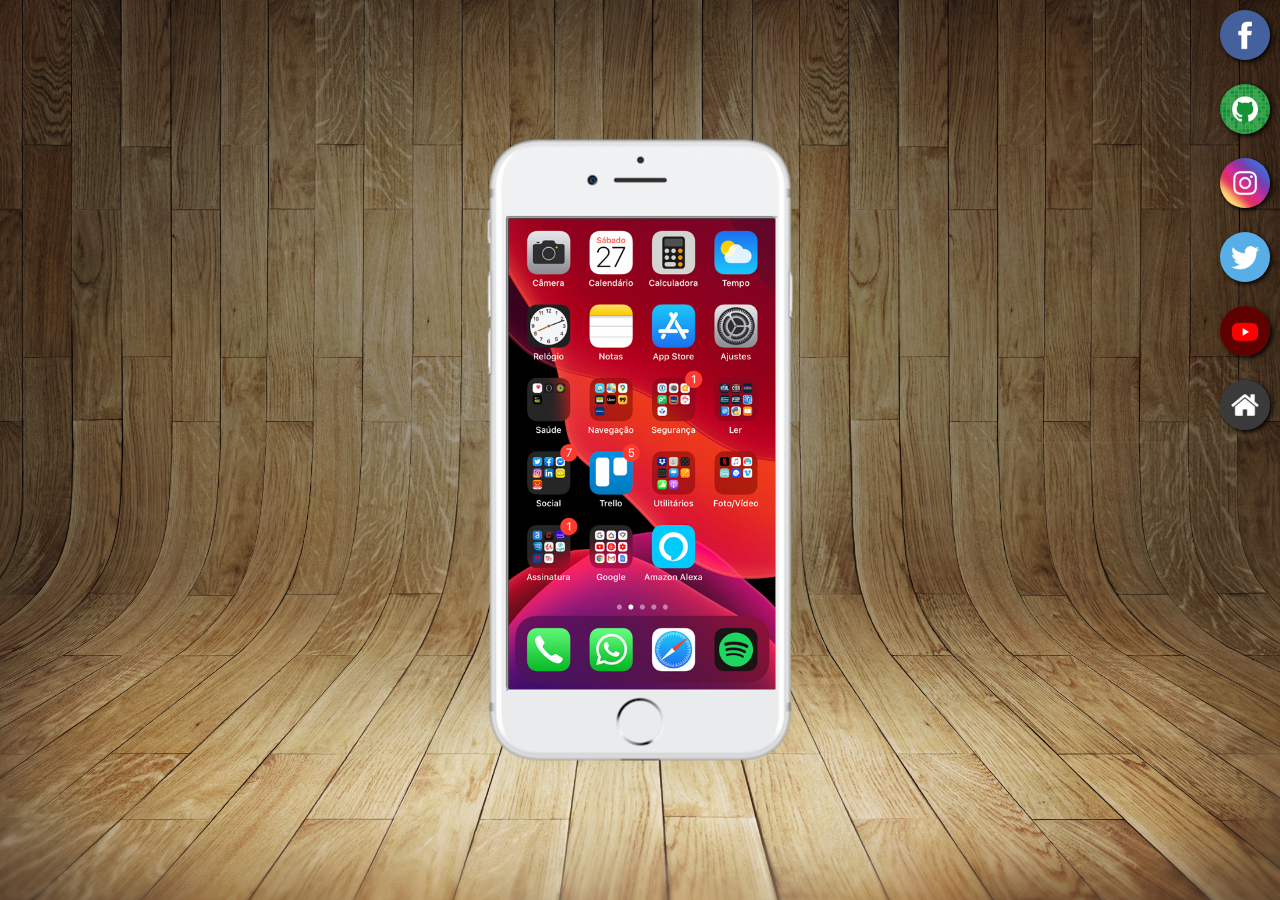
<file: index.html>
<!DOCTYPE html>
<html lang="pt-br">
<head>
    <meta charset="UTF-8">
    <meta name="viewport" content="width=device-width, initial-scale=1.0">
    <title>projeto redes sociais </title>
    <link rel="shortcut icon" href="favicon.ico" type="image/x-icon">
    <link rel="stylesheet" href="estilos/style.css">
</head>
<body>
<main>
    <section id="telefone">
        <iframe src="home.html" name="tela" id="tela"></iframe>
    </section >

    <section id="logo">
       <a href="a" target="tela"><img src="imagens/logo-facebook.jpg" alt="face" ></a> <br>
       <a href="github.html"target="tela"><img src="imagens/logo-github.jpg" alt="git"></a> <br>
       <a href="a"target="tela"><img src="imagens/logo-instagram.jpg" alt="insta"></a> <br>
       <a href="a"target="tela"><img src="imagens/logo-twitter.jpg" alt="tweet"></a> <br>
       <a href="youtube.html"target="tela"><img src="imagens/logo-youtube.jpg" alt="tube"></a> <br>
       <a href="a"target="tela"><img src="imagens/logo-home.jpg" alt="home"></a>
    </section>
</main>
</body>
</html>
</file>
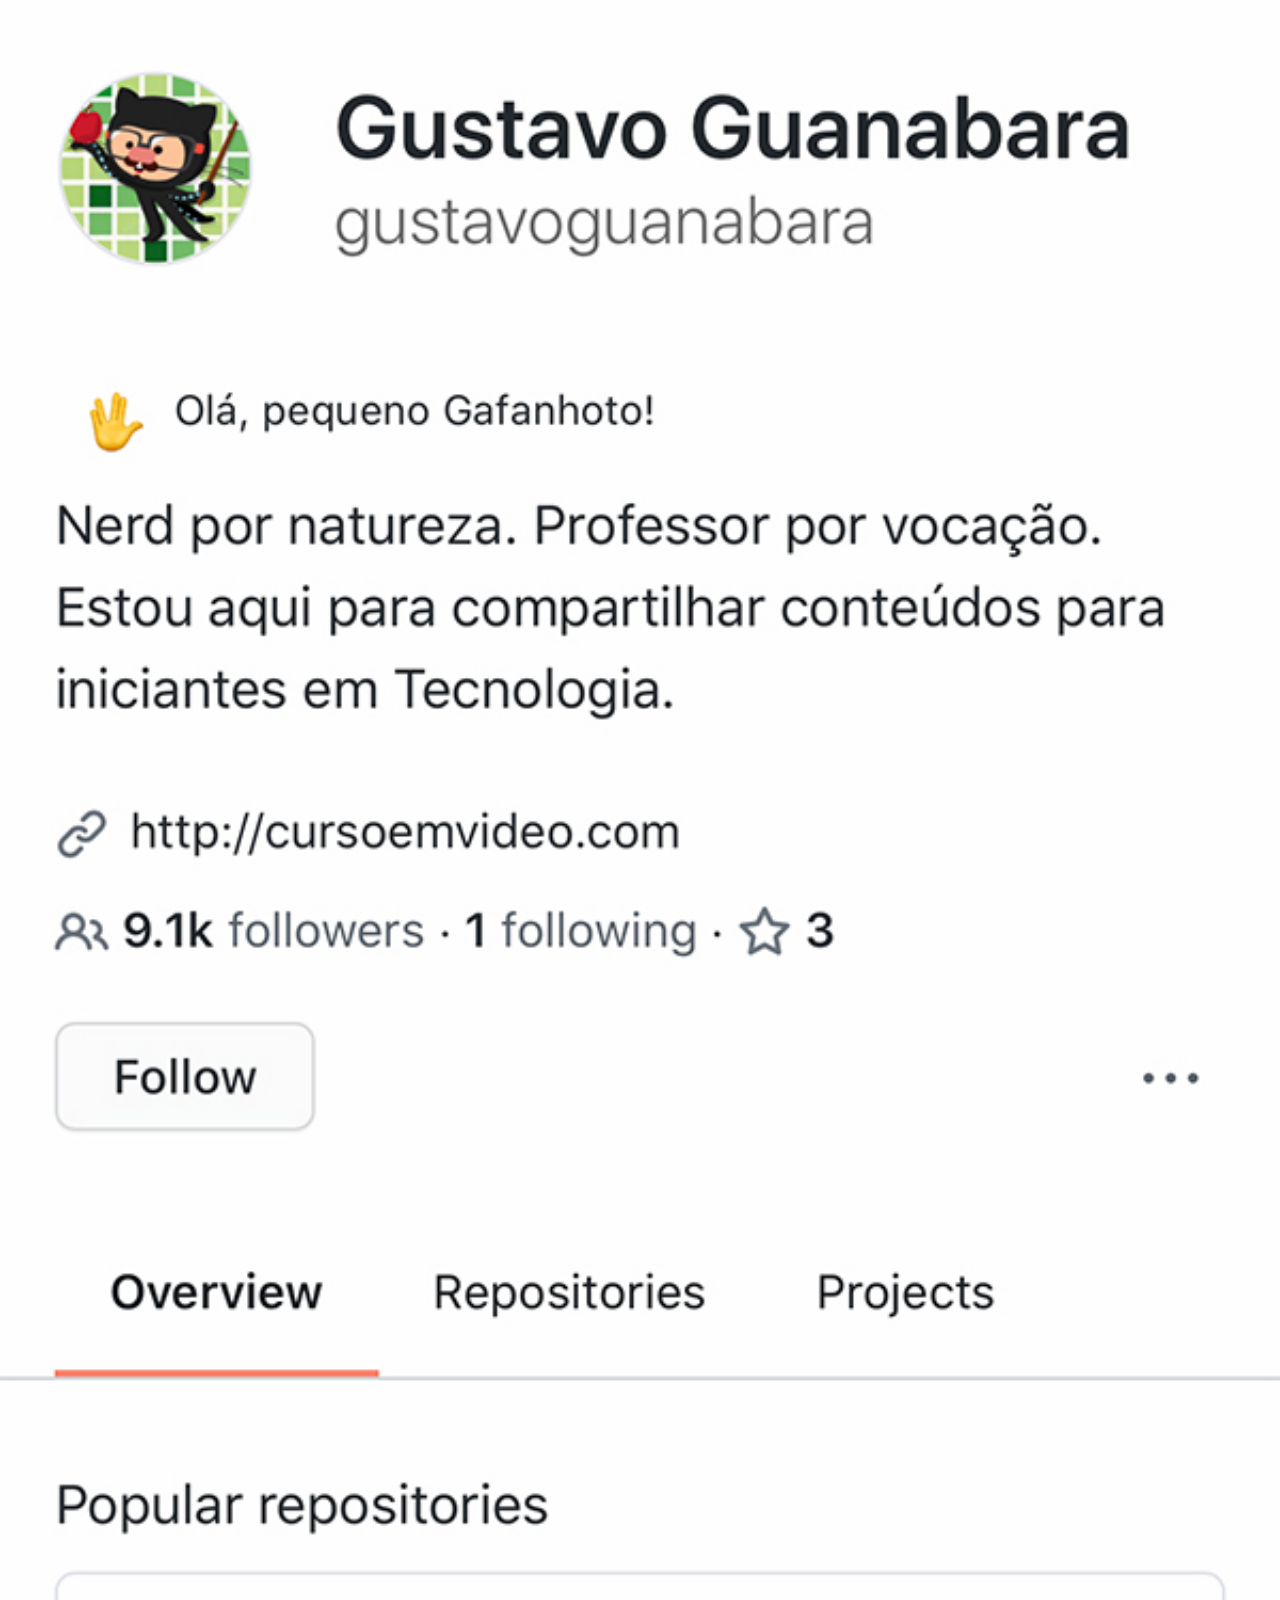
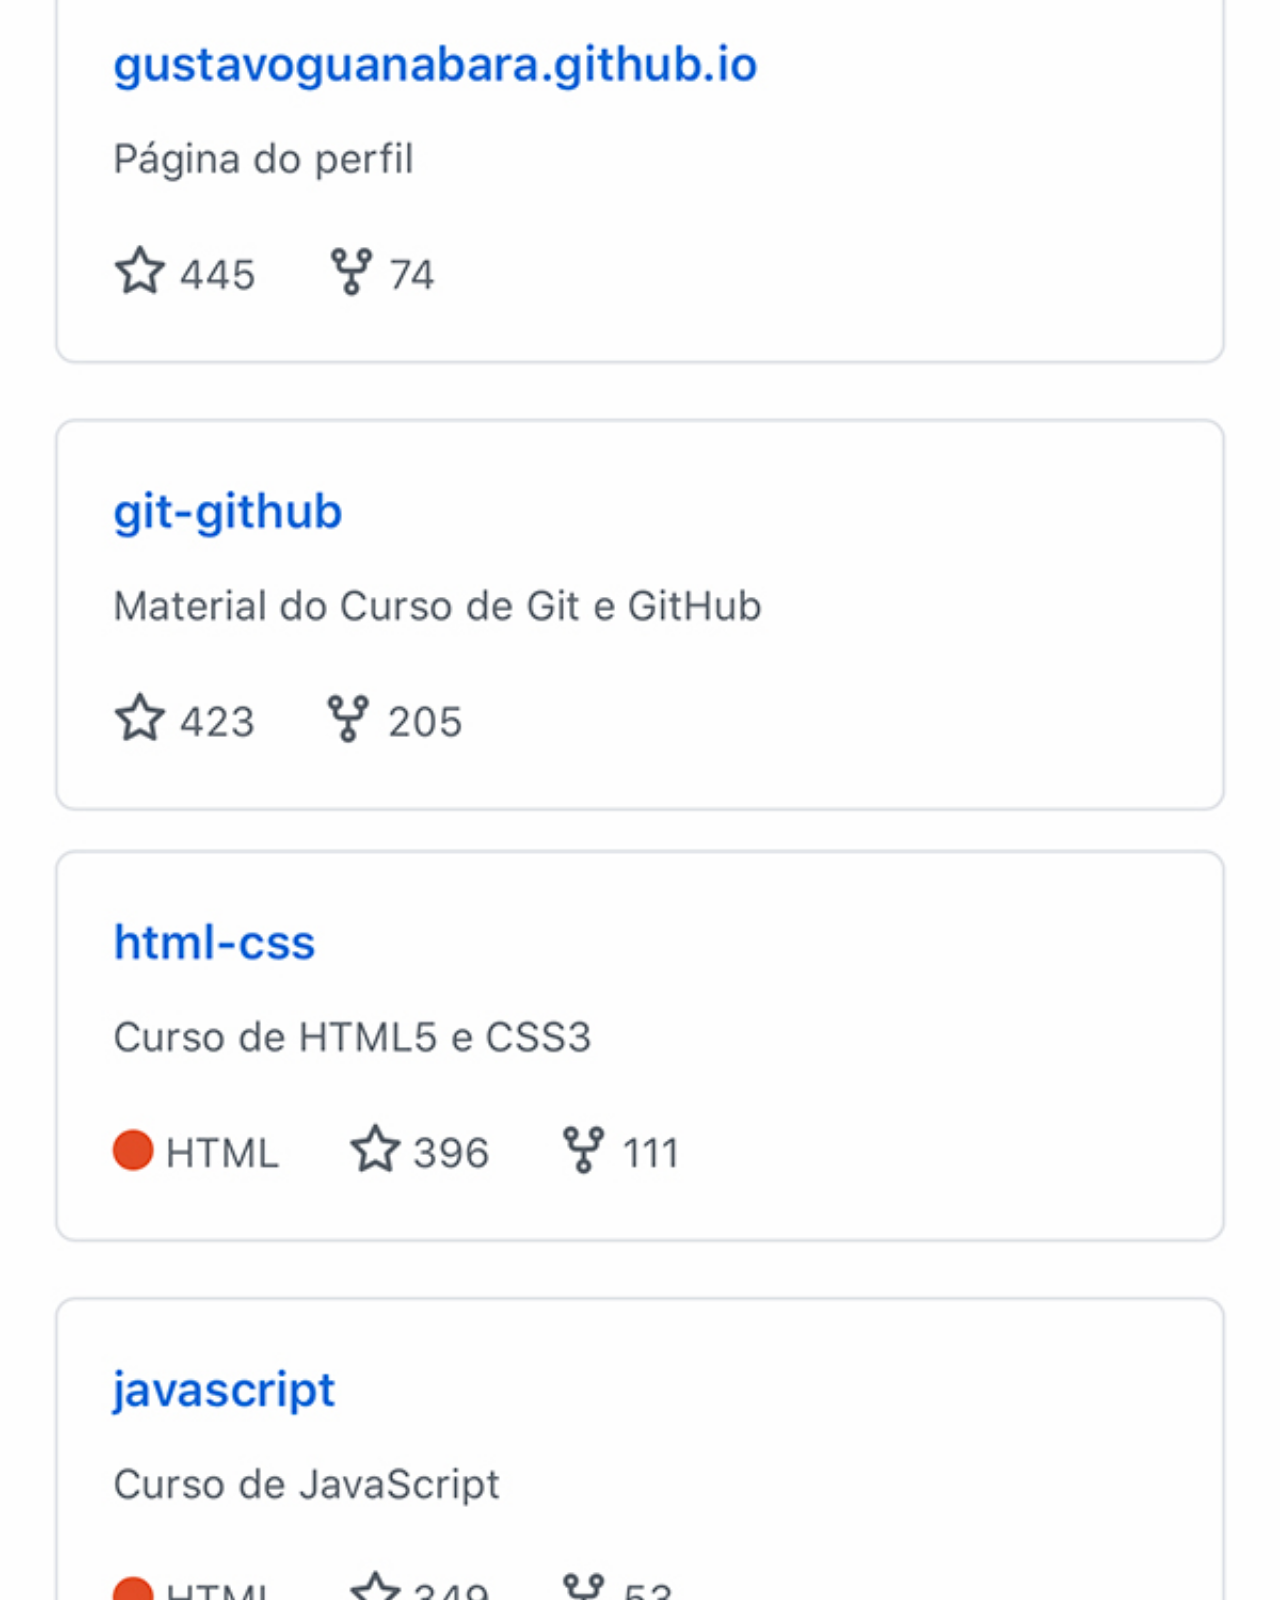
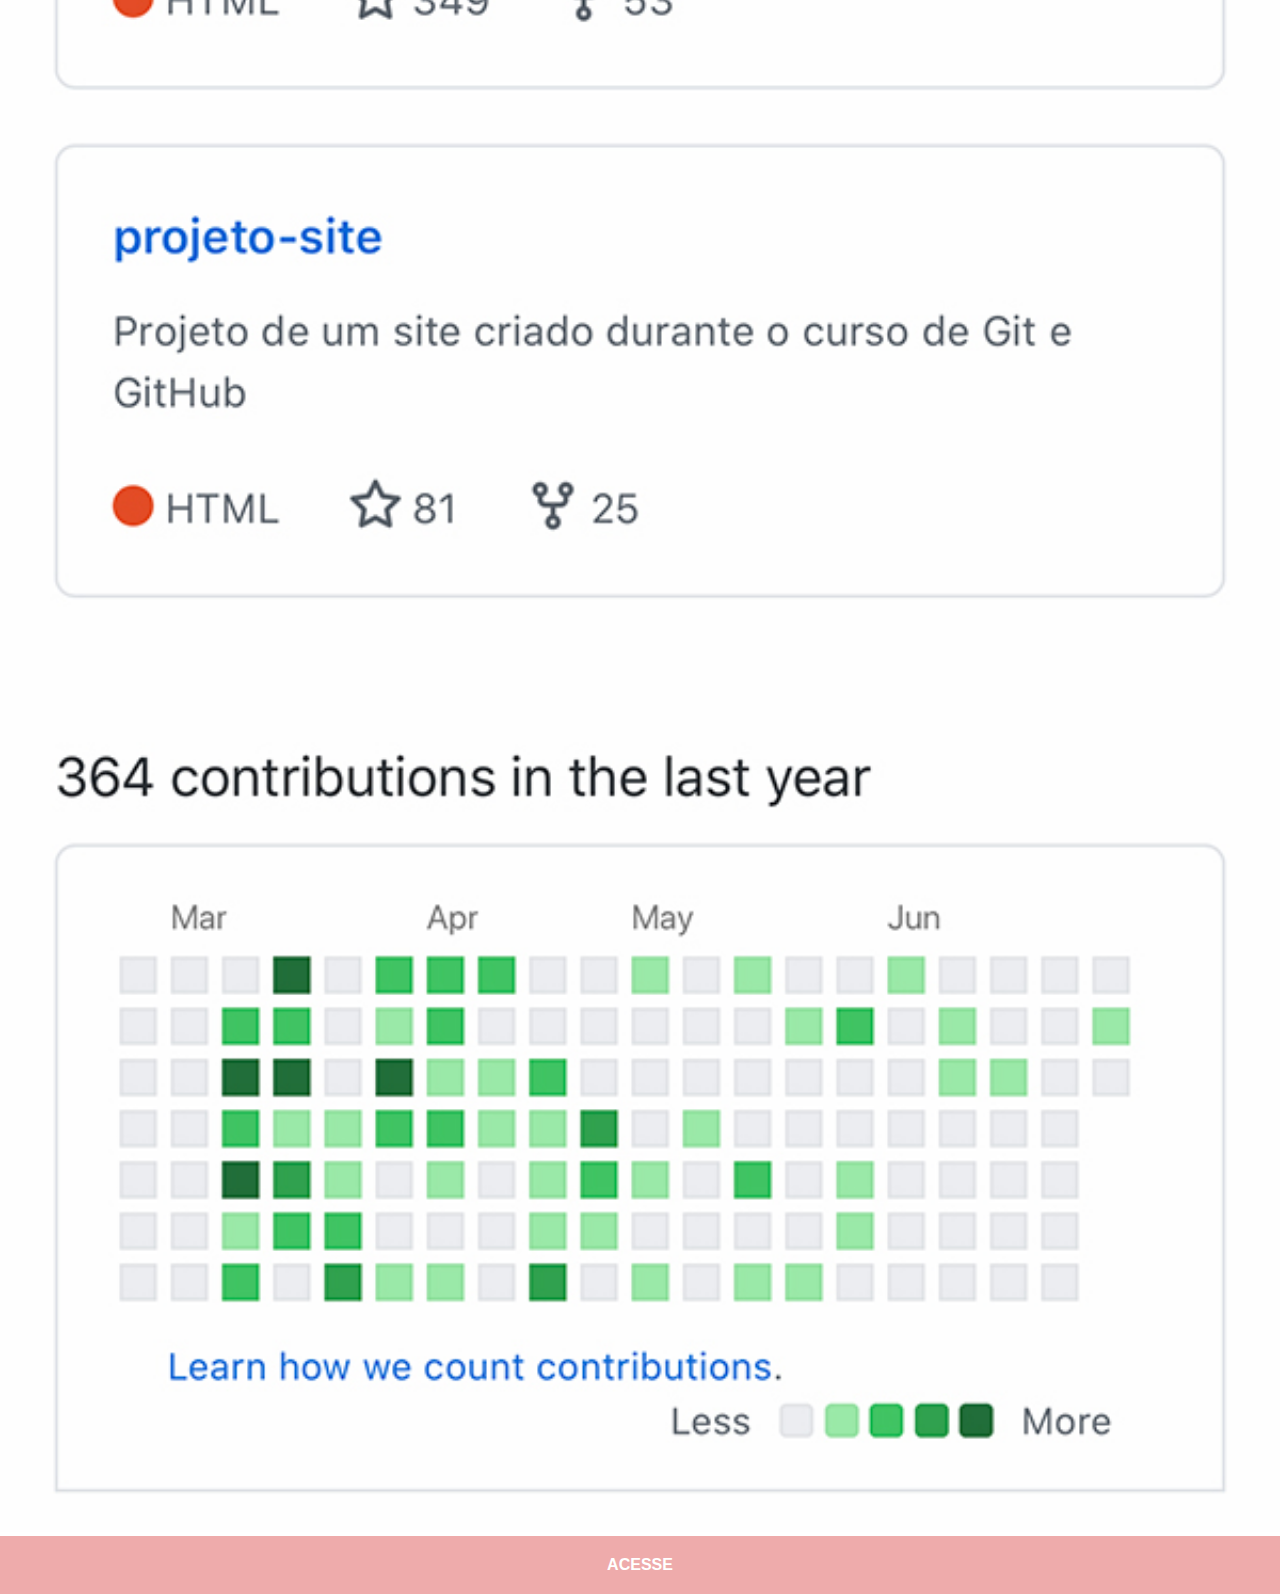
<file: github.html>
<!DOCTYPE html>
<html lang="pt-br">
<head>
    <meta charset="UTF-8">
    <meta name="viewport" content="width=device-width, initial-scale=1.0">
    <title>git hub</title>
    <link rel="stylesheet" href="estilos/social.css">
</head>
<body>
    <img src="imagens/tela-github.jpg" alt="git hub">
    <a href="https://github.com/Developerjessica" target="_blank">ACESSE </a>
</body>
</html>
</file>
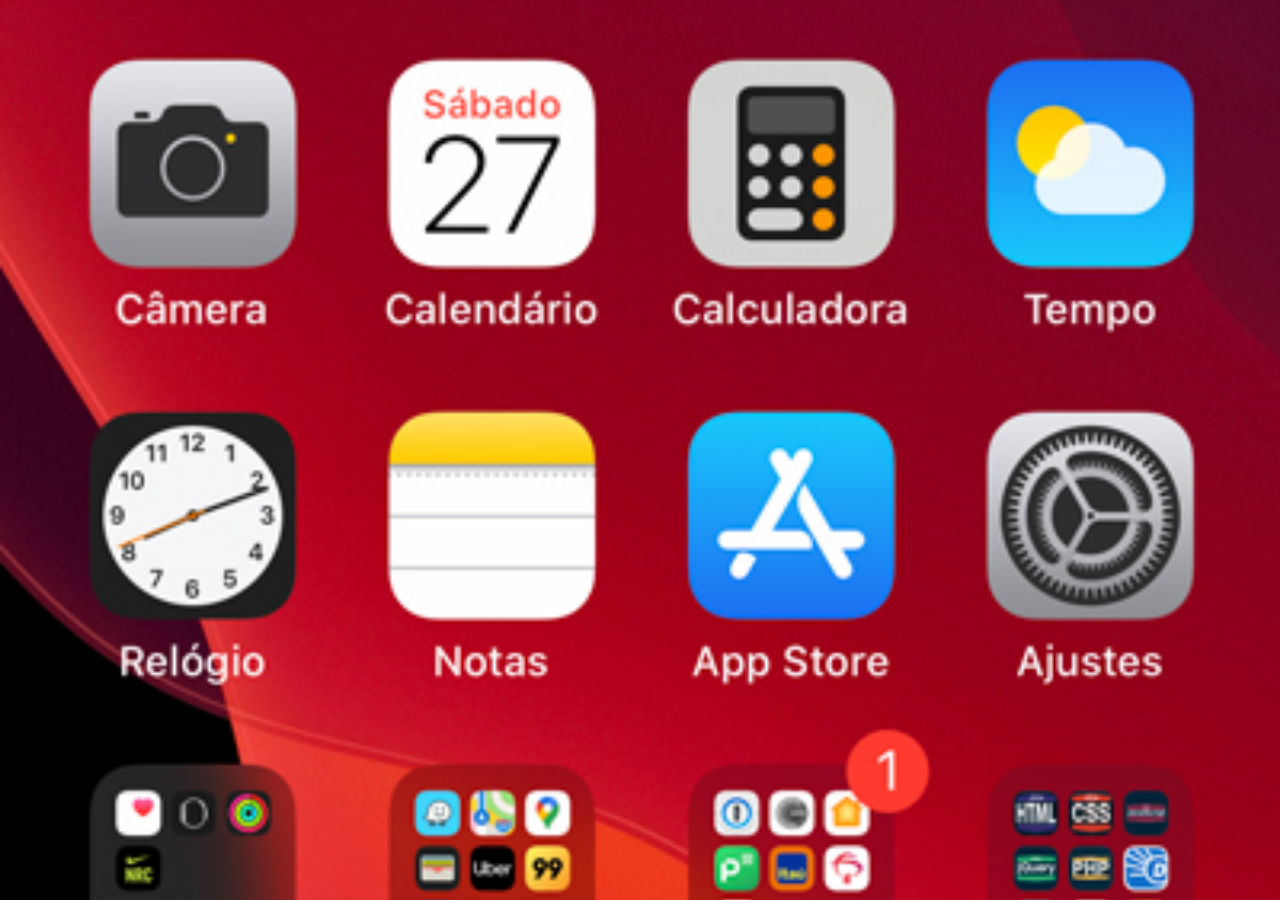
<file: home.html>
<!DOCTYPE html>
<html lang="pt-br">
<head>
    <meta charset="UTF-8">
    <meta name="viewport" content="width=device-width, initial-scale=1.0">
    <title>home</title>
</head>
<style>
    *{
        margin: 0px;
        padding: 0px;
    }

    body{
        width: 100vw;
        height: 100vh;
        background: black url("imagens/tela-home.jpg") no-repeat top center ;
        background-size: cover;
    }
</style>
<body>
    
</body>
</html>
</file>
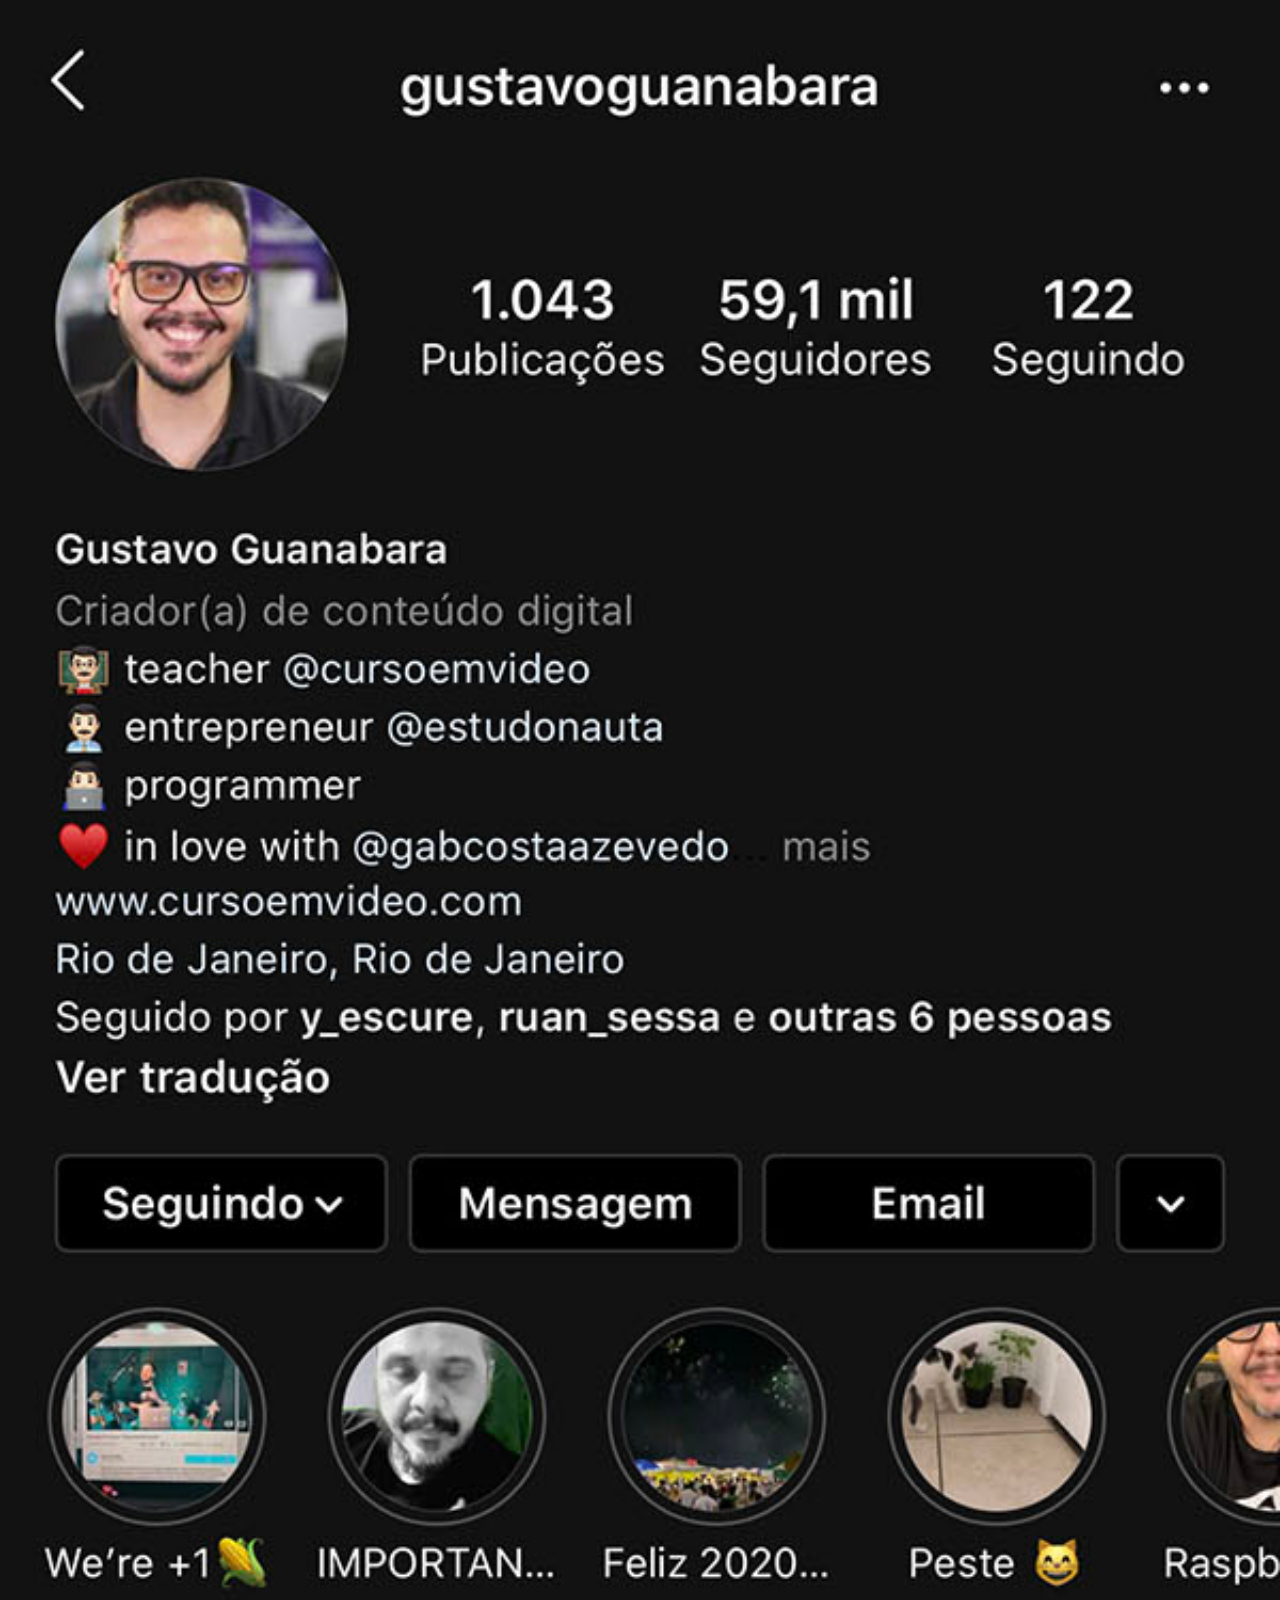
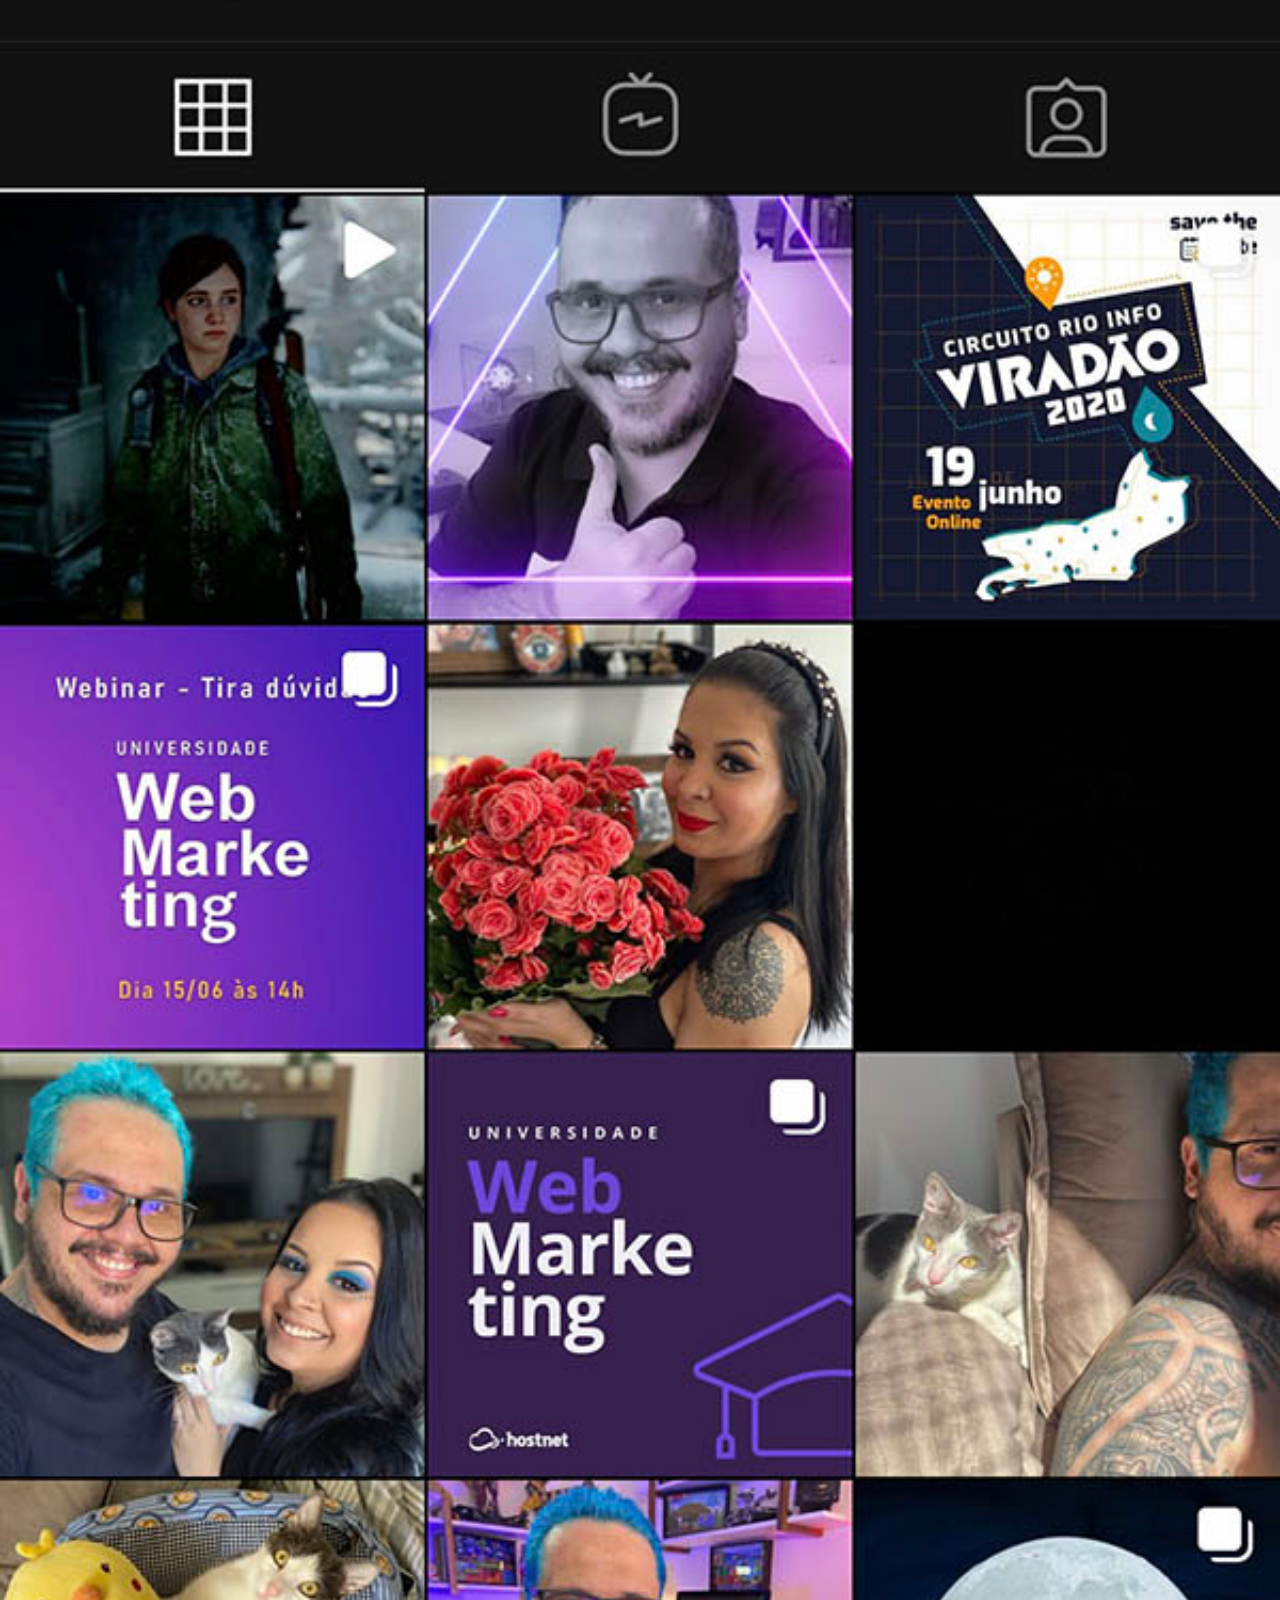
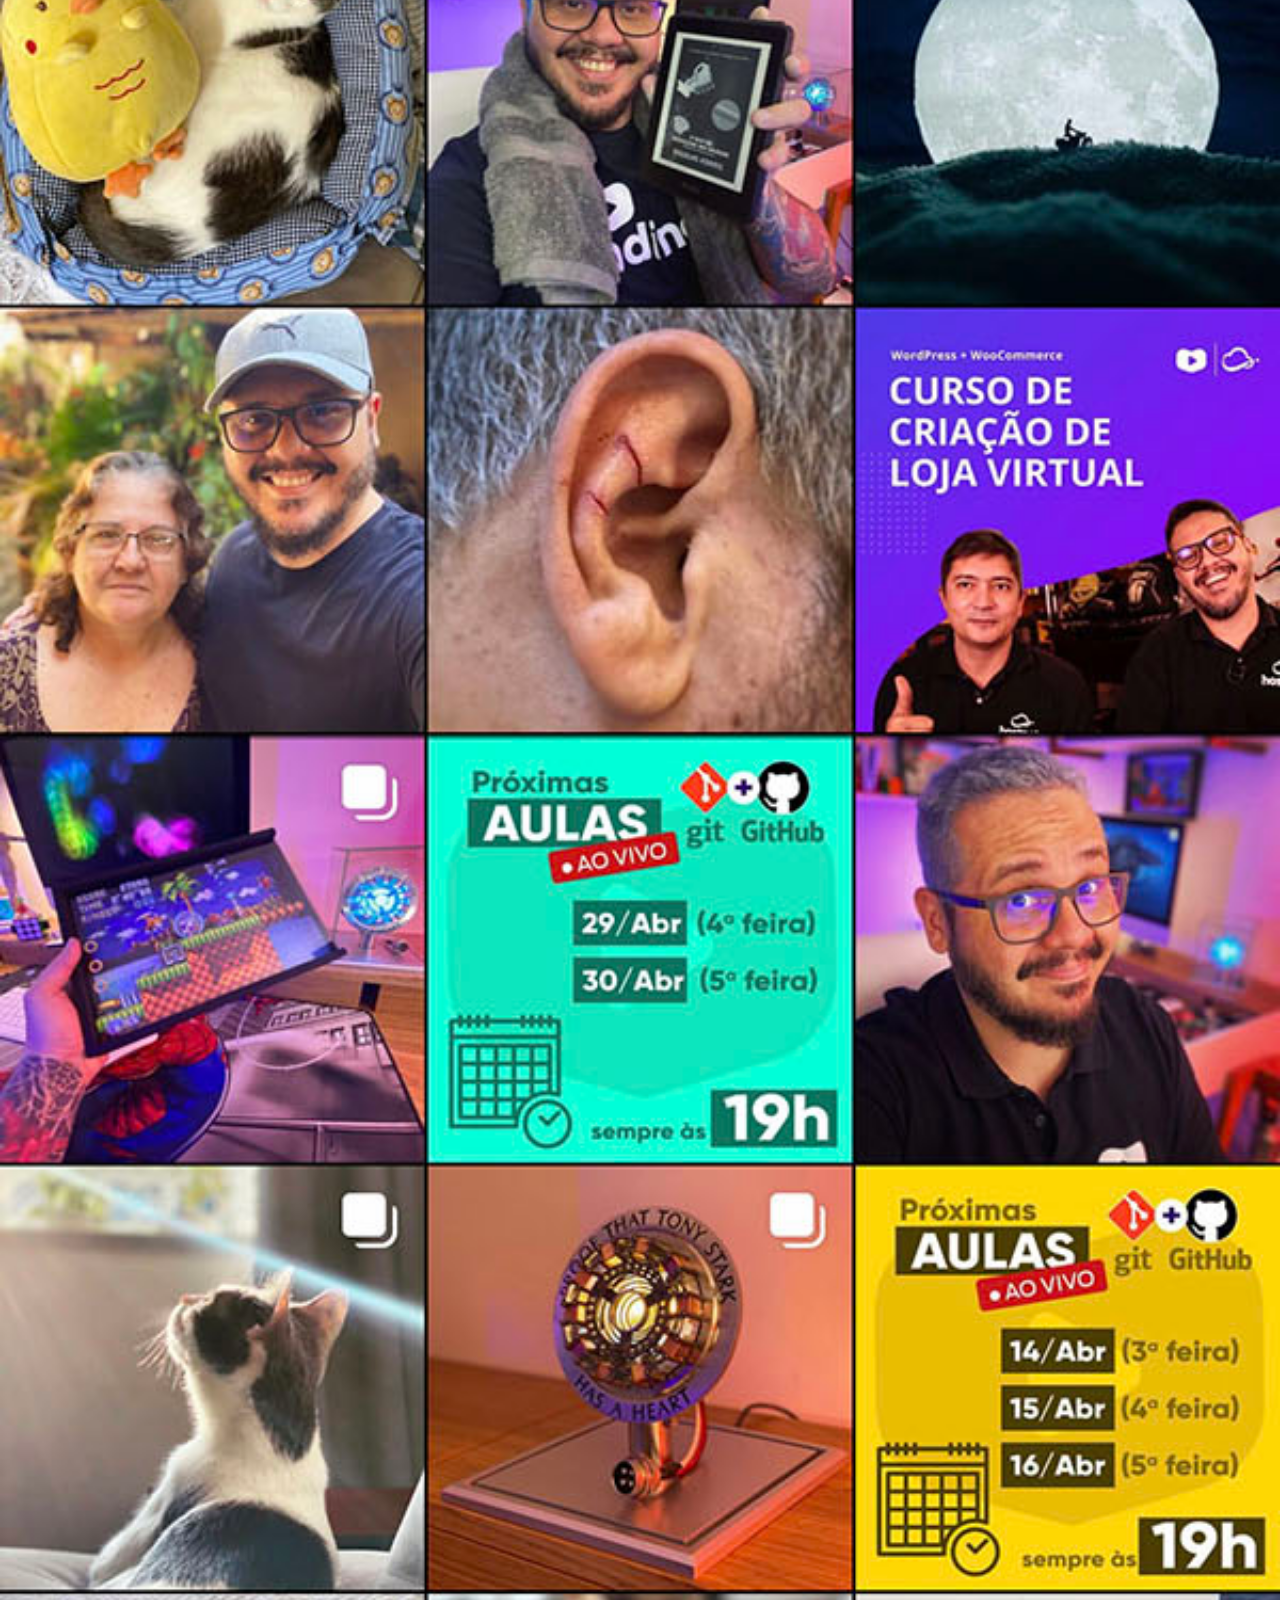
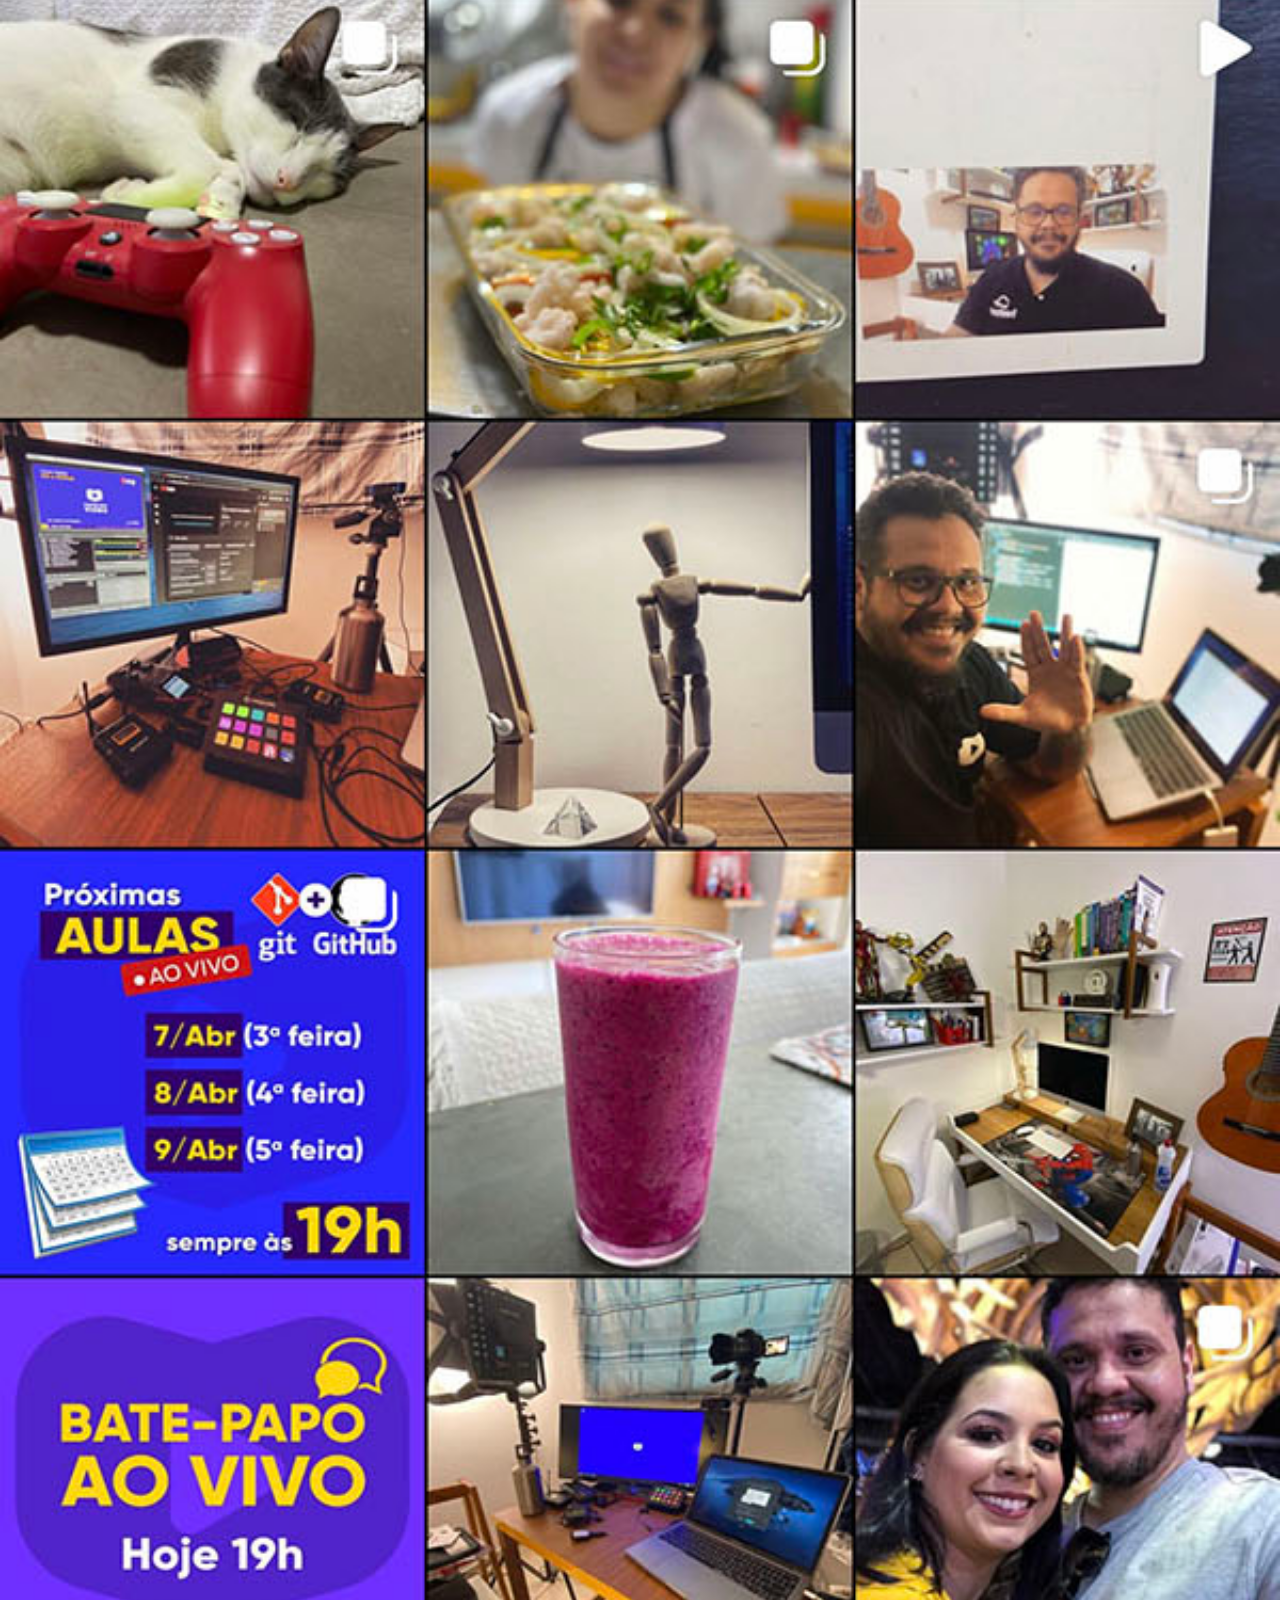
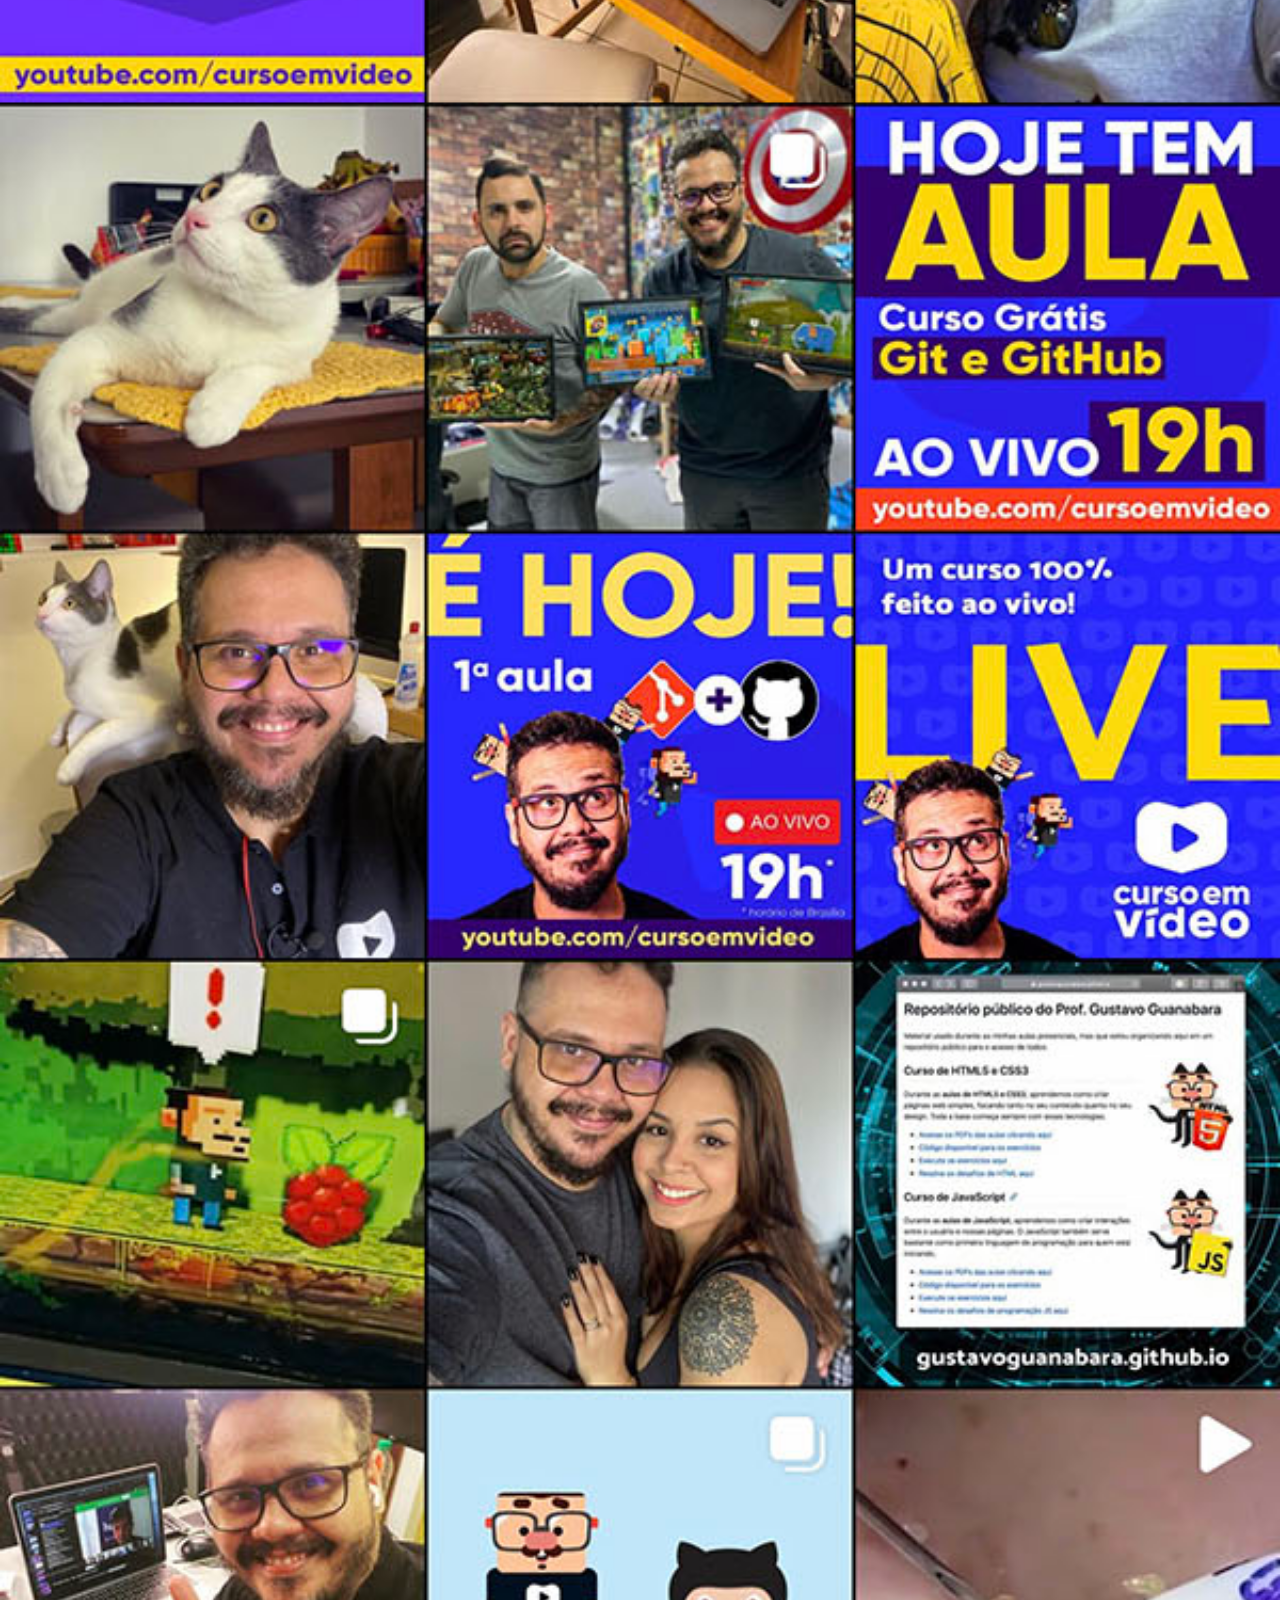
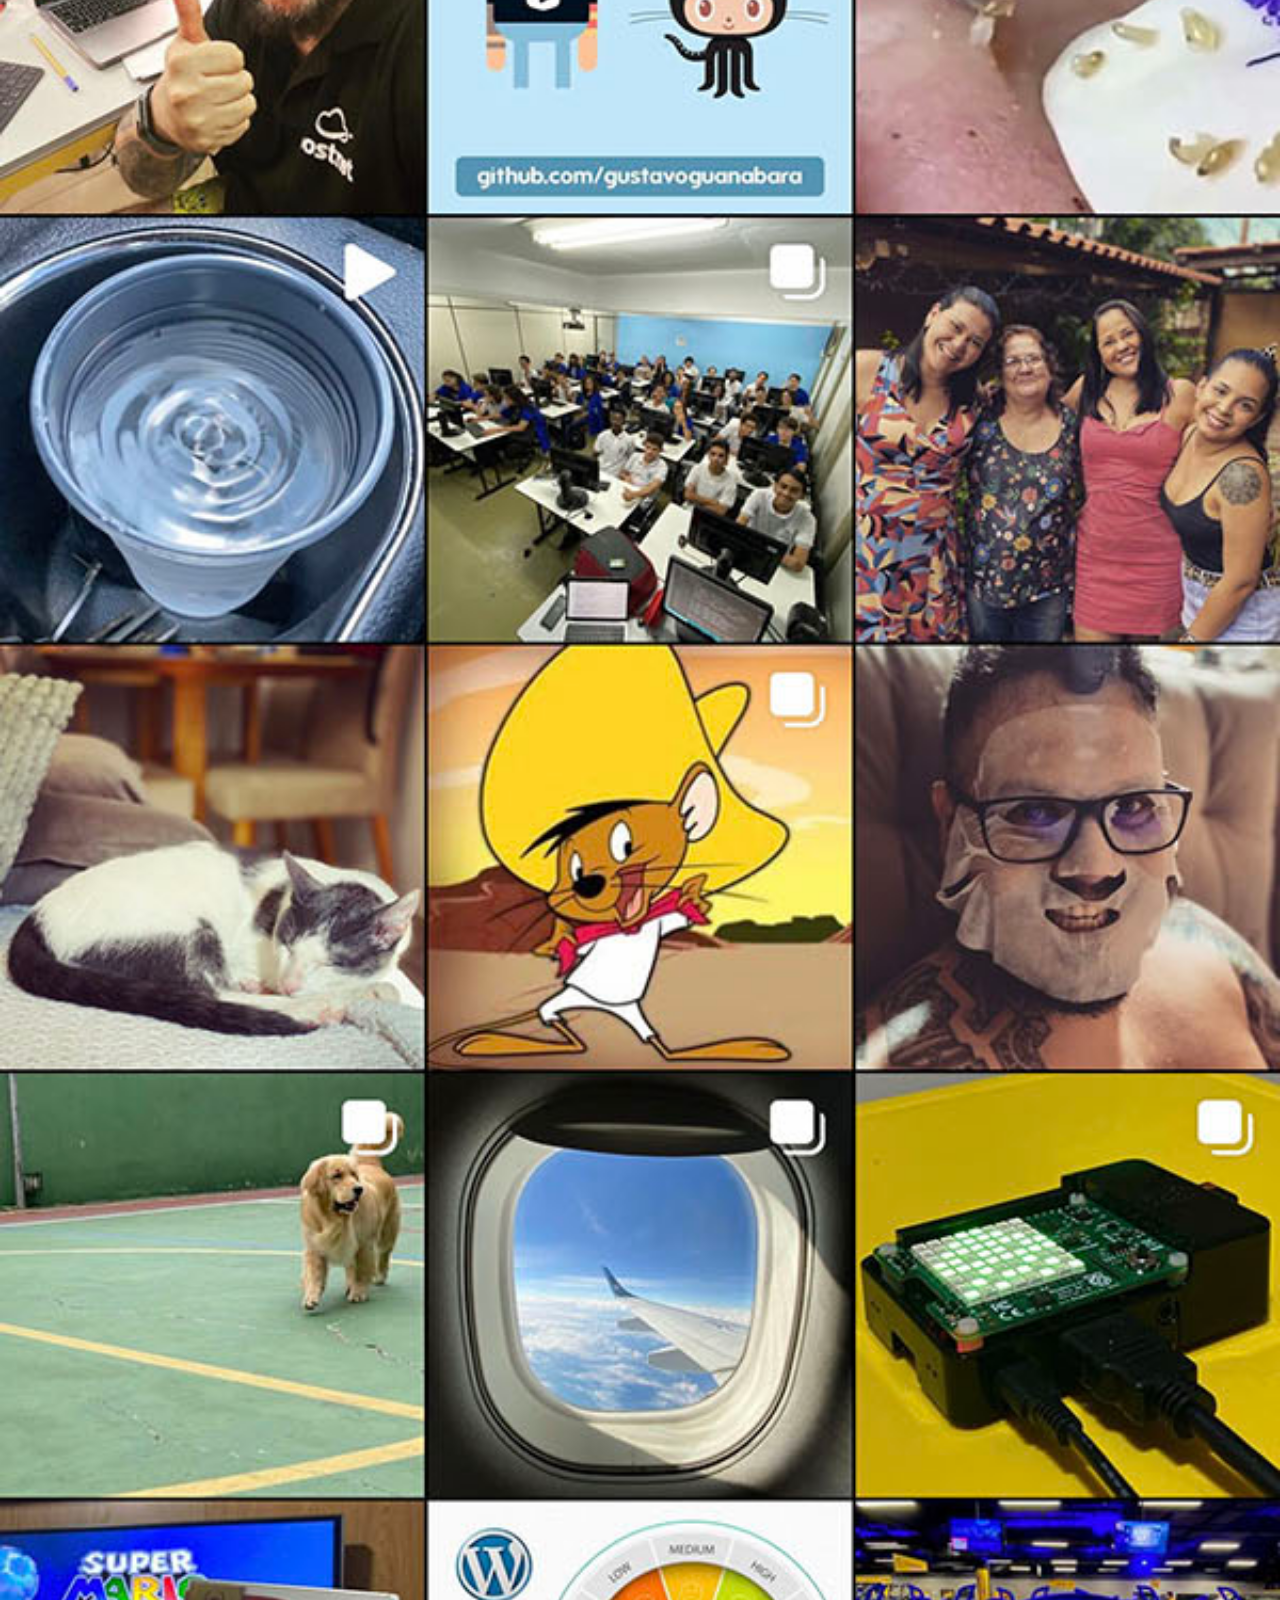
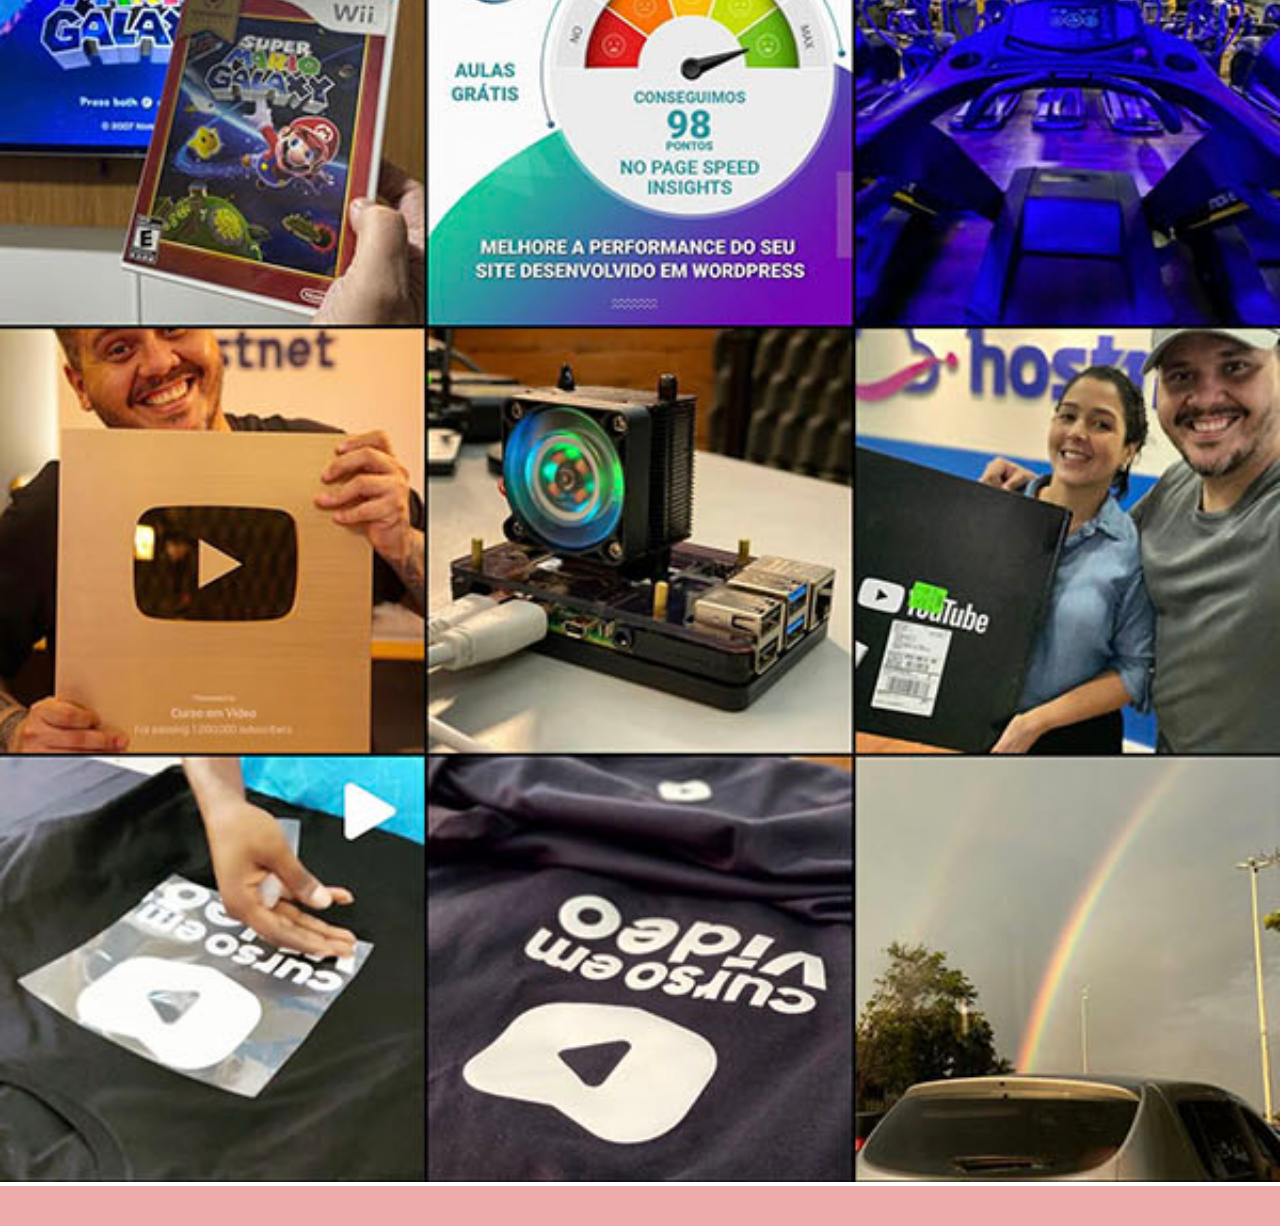
<file: instagram.html>
<!DOCTYPE html>
<html lang="pt-br">
<head>
    <meta charset="UTF-8">
    <meta name="viewport" content="width=device-width, initial-scale=1.0">
    <title>instagram </title>
    <link rel="stylesheet" href="estilos/social.css">
</head>
<body>
    <img src="imagens/tela-instagram.jpg" alt="instagram">
    <a href=""></a>
</body>
</html>
</file>
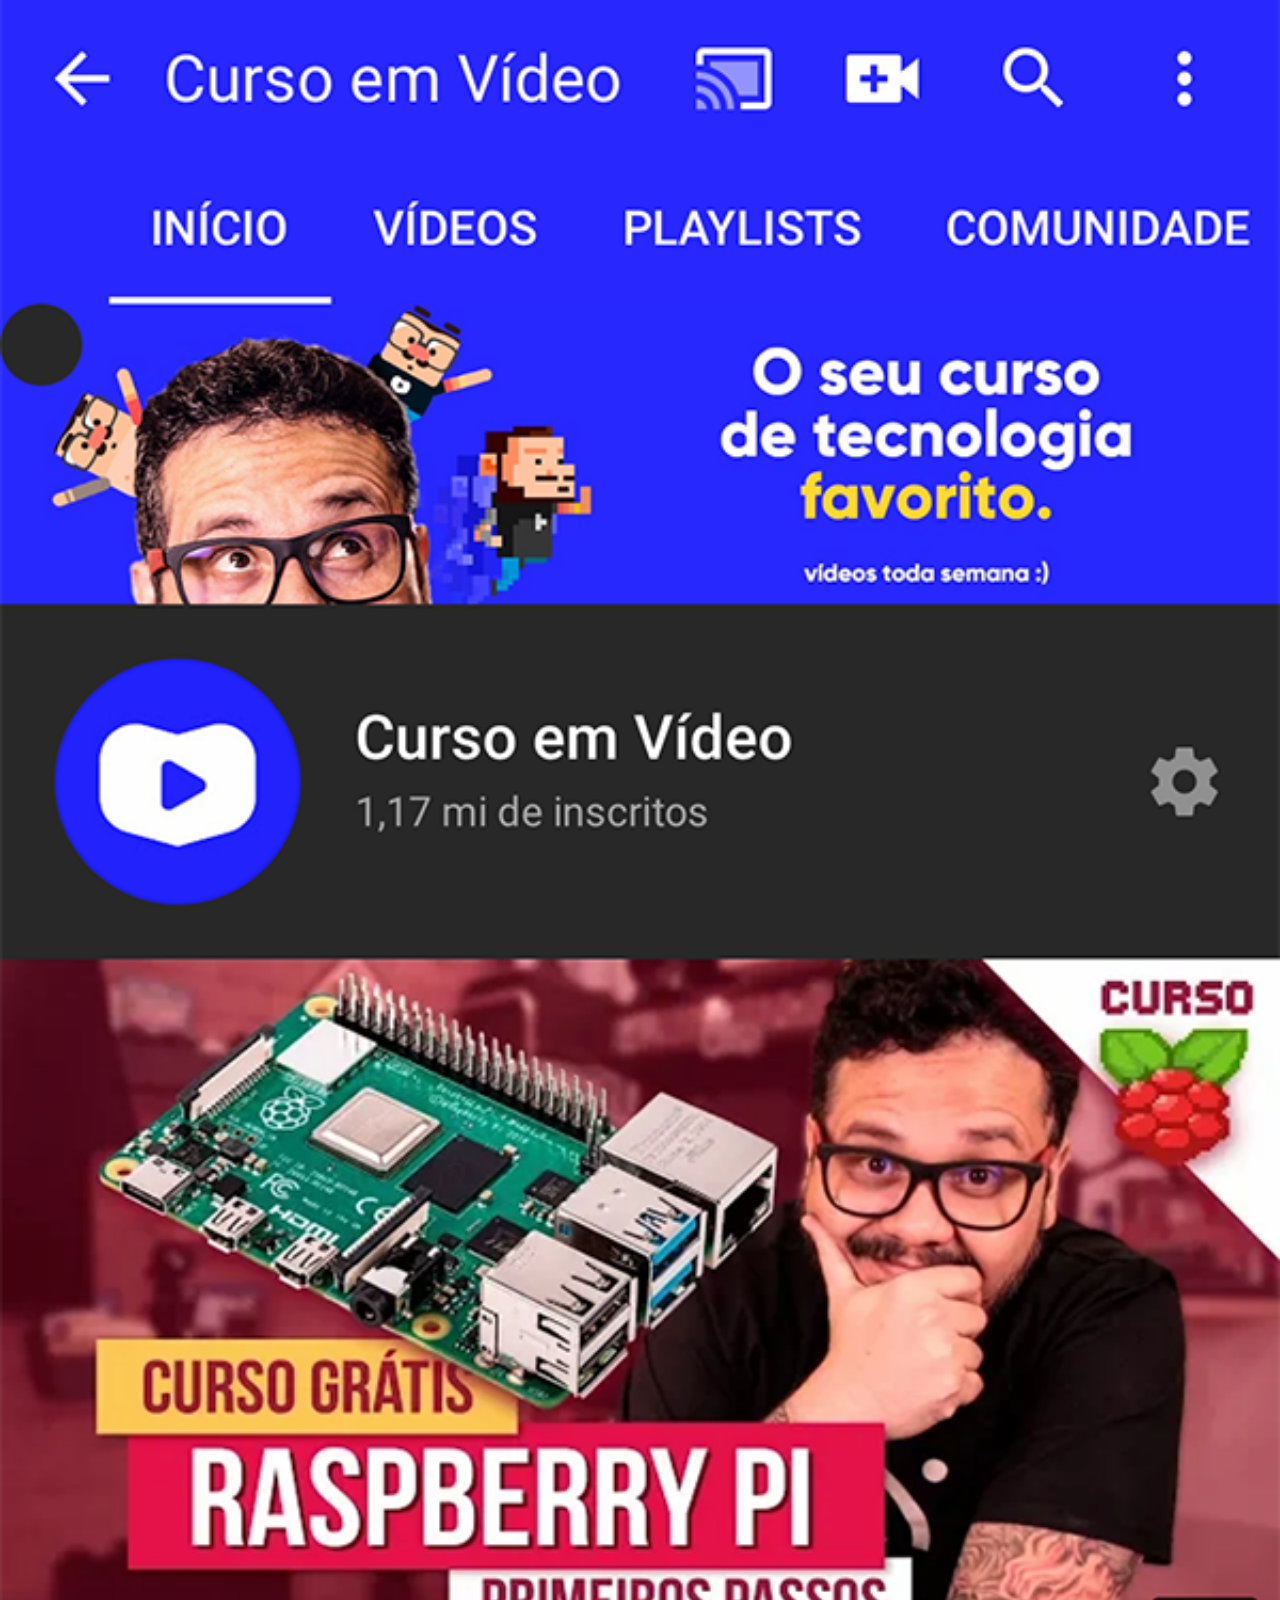
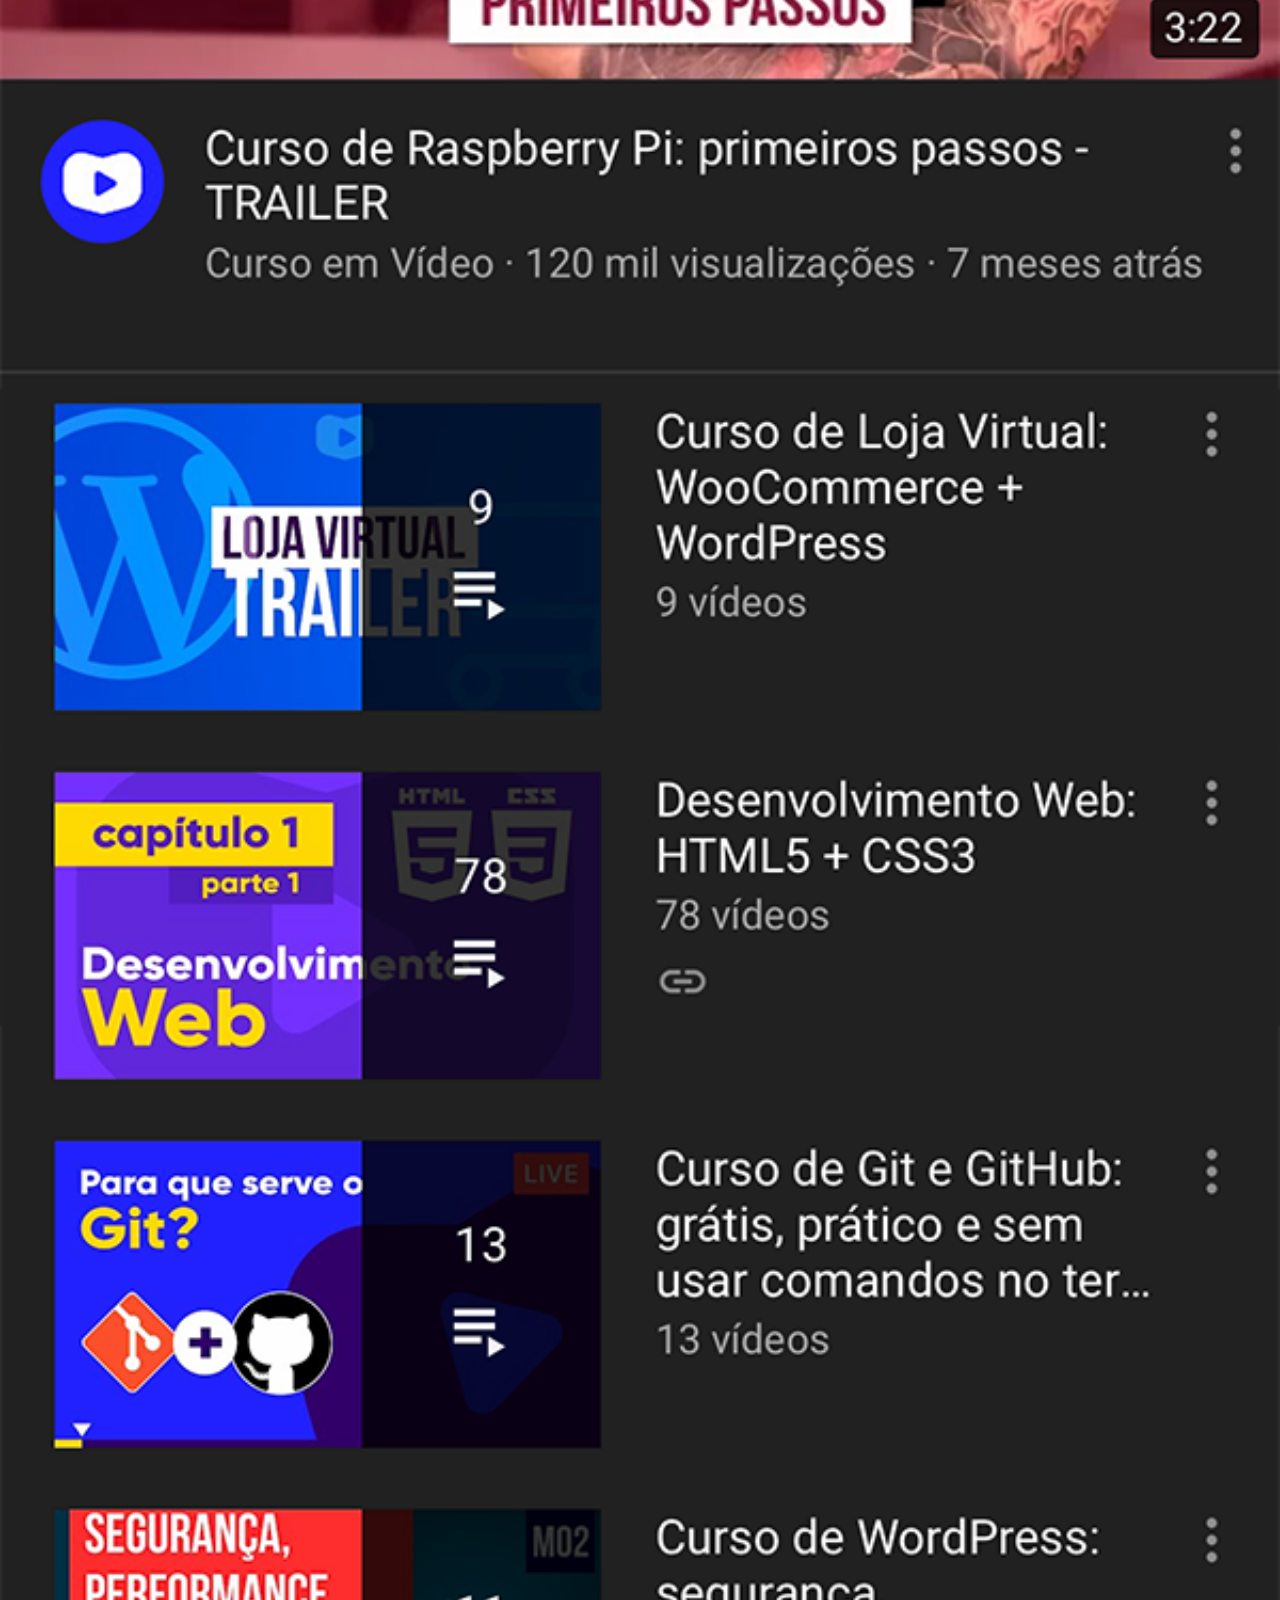
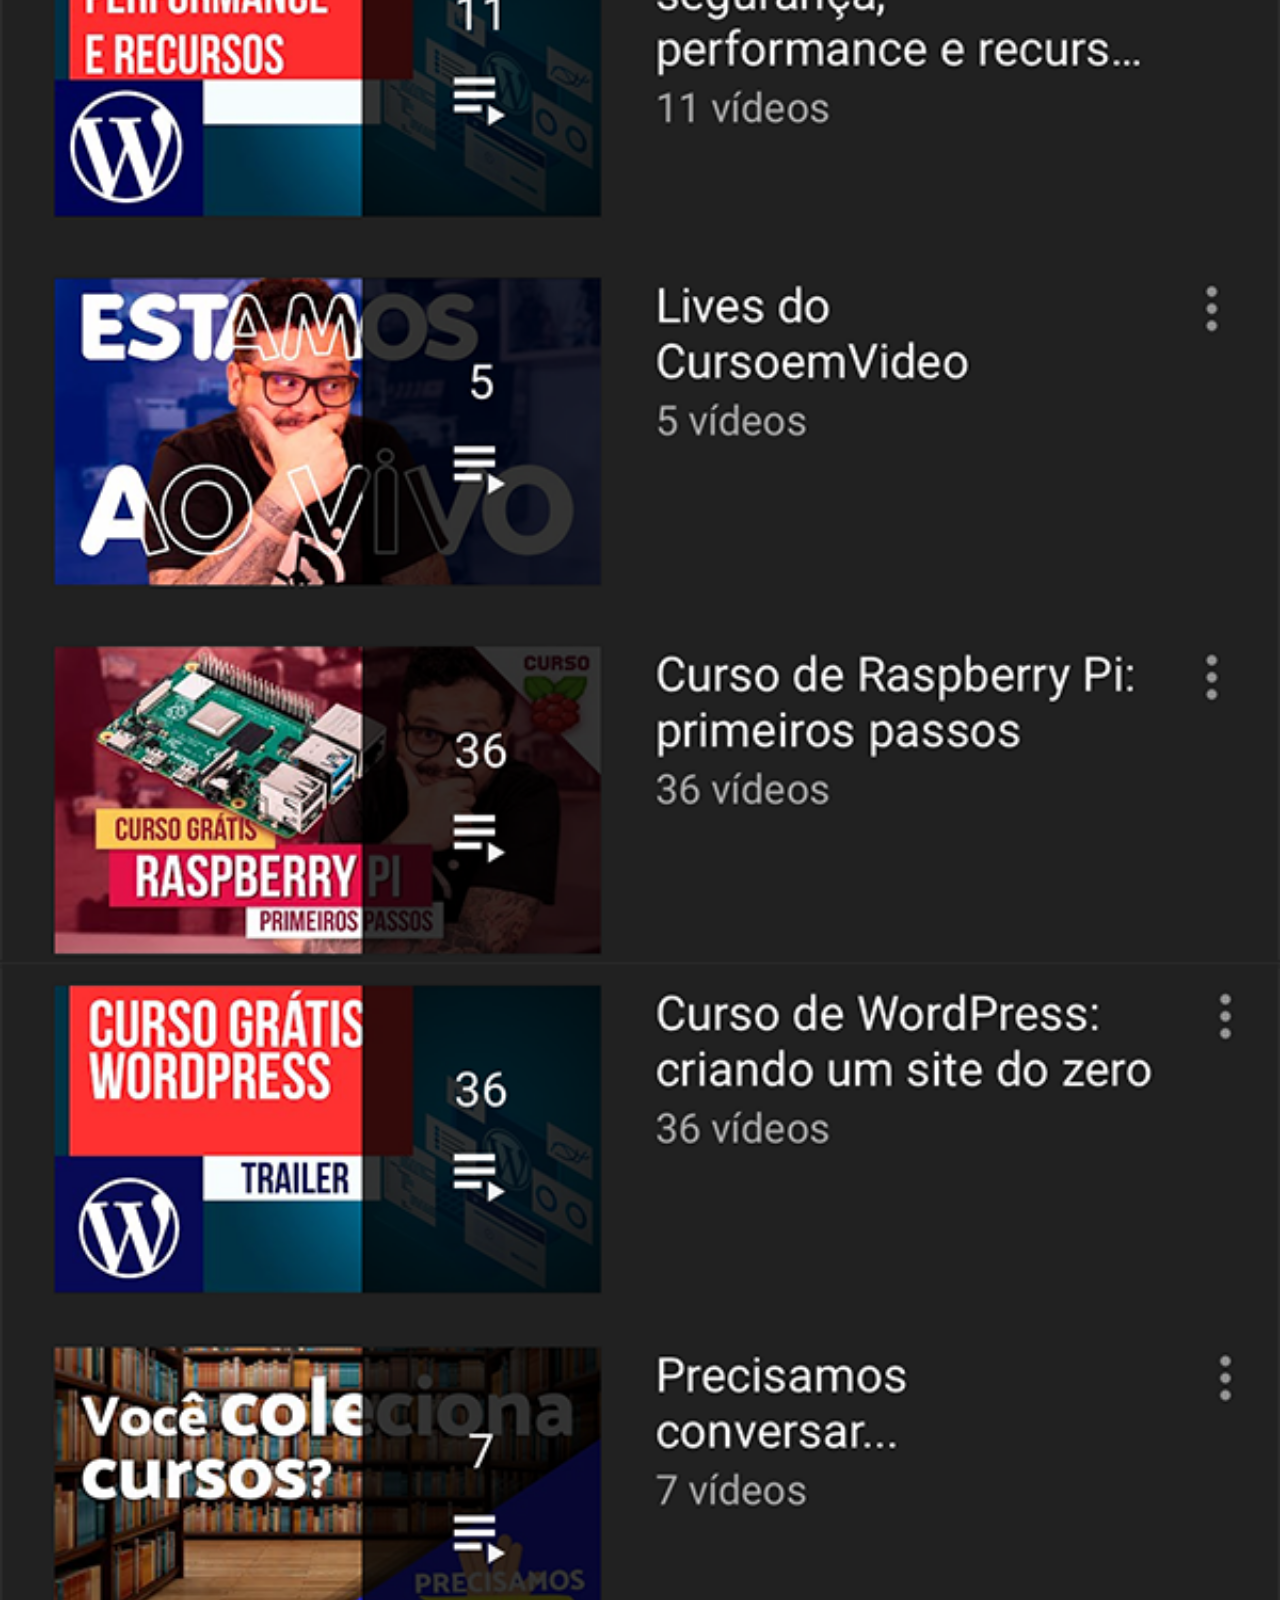
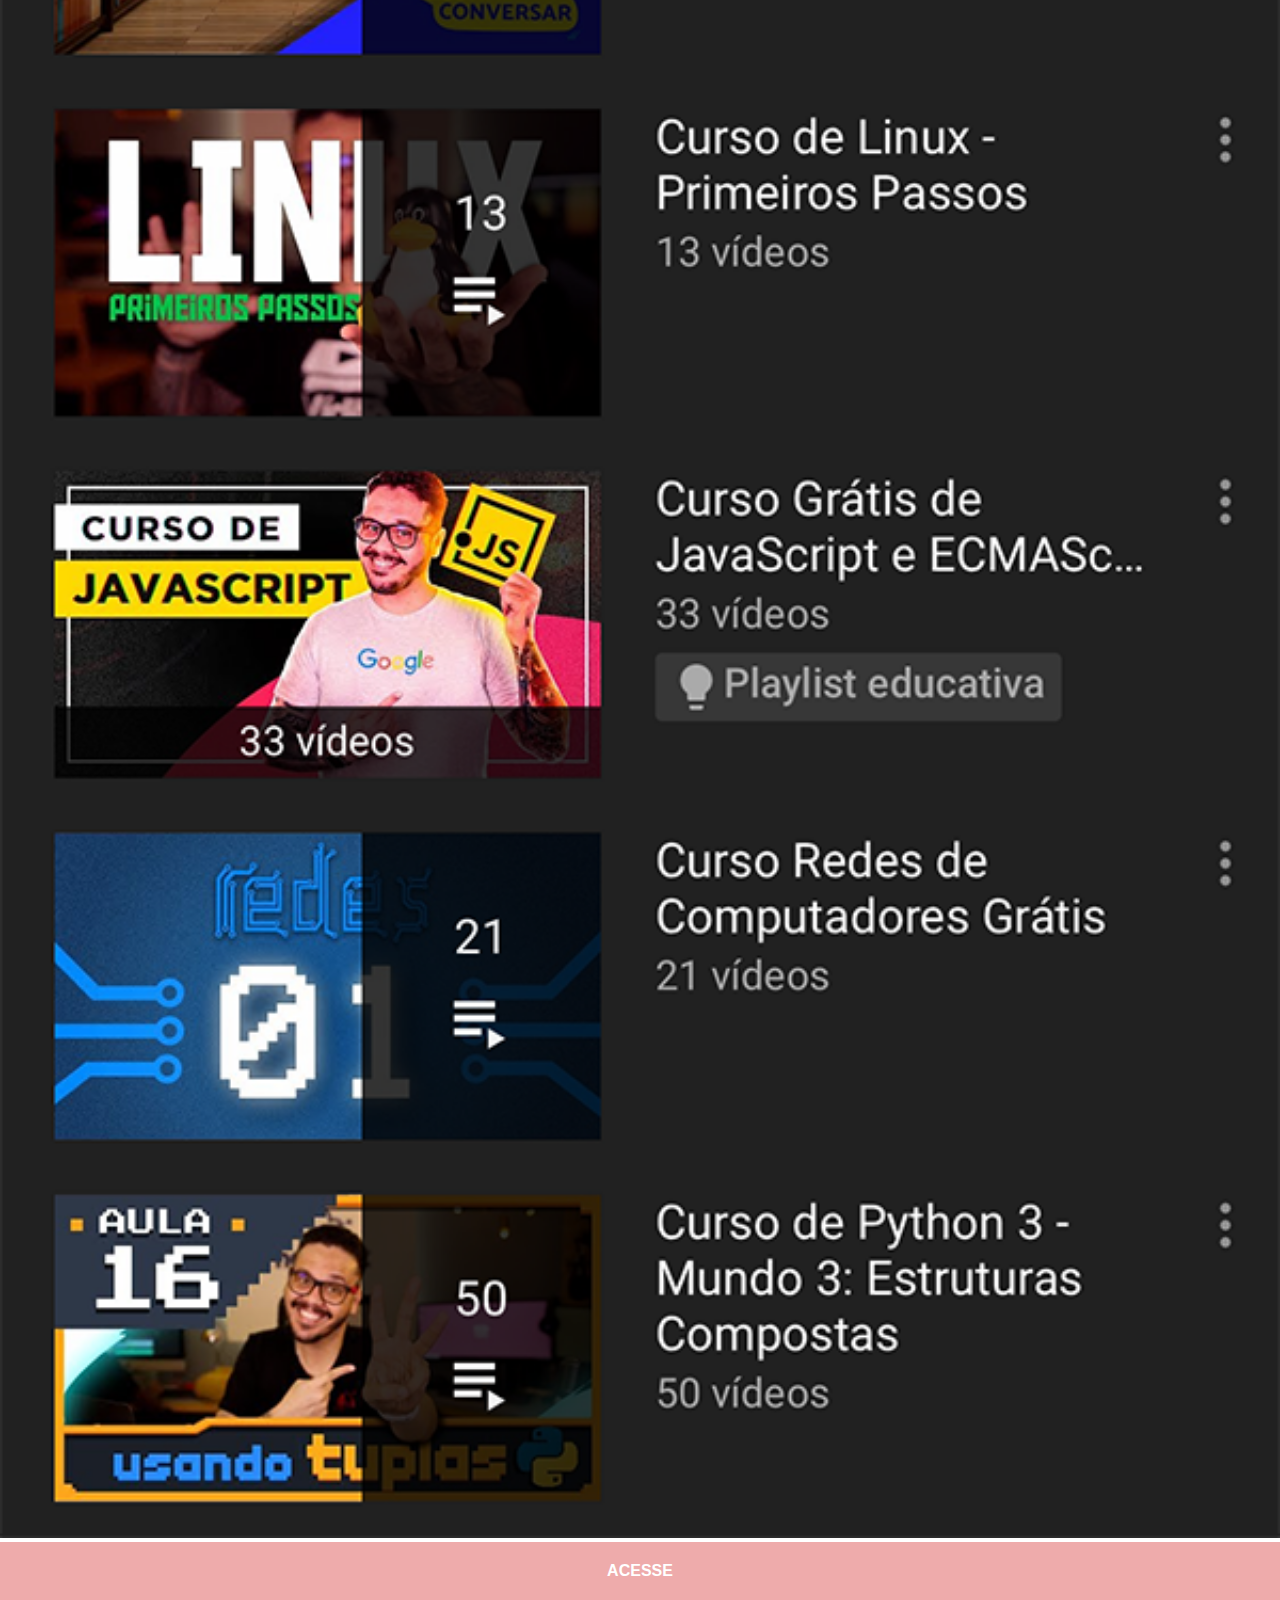
<file: youtube.html>
<!DOCTYPE html>
<html lang="pt-br">
<head>
    <meta charset="UTF-8">
    <meta name="viewport" content="width=device-width, initial-scale=1.0">
    <title>you tube </title>
    <link rel="stylesheet" href="estilos/social.css">
</head>


<body>
    <img src="imagens/tela-youtube.png" alt="youtube">
    <a href="https://youtu.be/ar5UB2MxraE" target="_blank">ACESSE</a>
</body>
</html>
</file>
<file: estilos/style.css>
@charset "UTF-8";

*{
    margin: 0px;
    padding: 0px;
    font-family: Arial, Helvetica, sans-serif;
}

html,body{
    height: 100vh;
    width: 100vw;
    
}
body{
    background: url('../imagens/fundo-madeira.jpg') no-repeat top center;
    background-size: cover;
    background-attachment: fixed;
}
main{
    height: 100vh;
    position: relative ;

   
}
section#telefone{
    position: absolute;
    top:50%;
    left: 50%;
    transform: translate(-50%, -50%);
    height: 627px;
    width: 311px;
    background: url("../imagens/frame-iphone.png") no-repeat;
}

iframe#tela{
    position: relative;
    top: 80px;
    left: 22px;
    width: 267px;
    height: 471px;
}
section#logo{
    text-align: right;
}
section#logo img{
    width: 50px;
    margin: 10px;
    border-radius: 50%;
    box-shadow: 2px 2px 5px black;
    box-sizing: border-box;

}
section#logo img:hover{
    border: 2px solid rgba(216, 192, 192, 0.89);
    transform: translate(-3px,3px);
    box-shadow: 3px 3px 10px rgba(0, 0, 0, 0.555) ;
    transition: 0.1 , border 4s;
}
</file>
<file: estilos/social.css>
@charset "UTF-8";

* {
    padding: 0px;
    margin: 0px;
    font-family: Arial, Helvetica, sans-serif;
}
::-webkit-scrollbar{
    width: 0px;
    height: 0px;
}

img{
    width: 100vw;
    

}
a{
    display: block;
    background-color: rgba(206, 8, 8, 0.342) ;
    color: white;
    padding: 20px;
    text-align: center;
    font-weight: bolder;
    text-decoration: none;

}
a:hover{
    background-color: red ;
}
</file>
